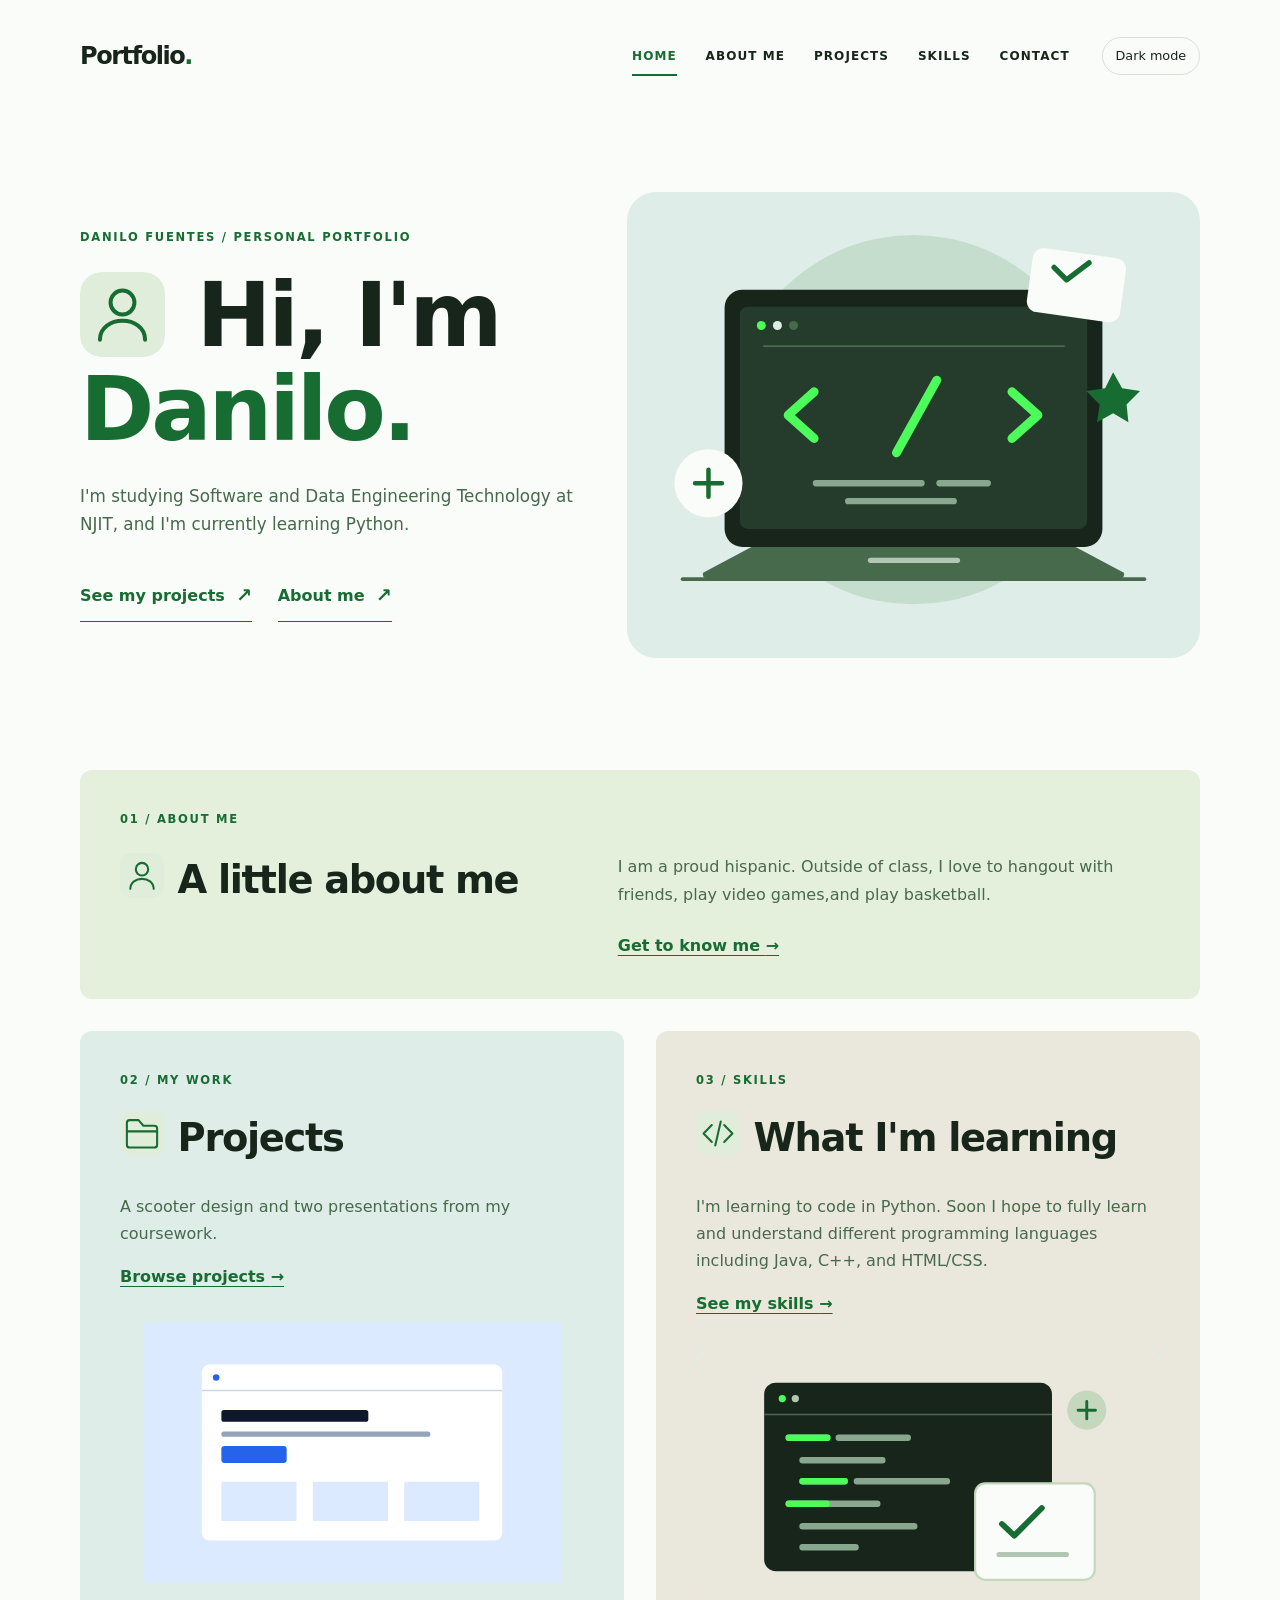
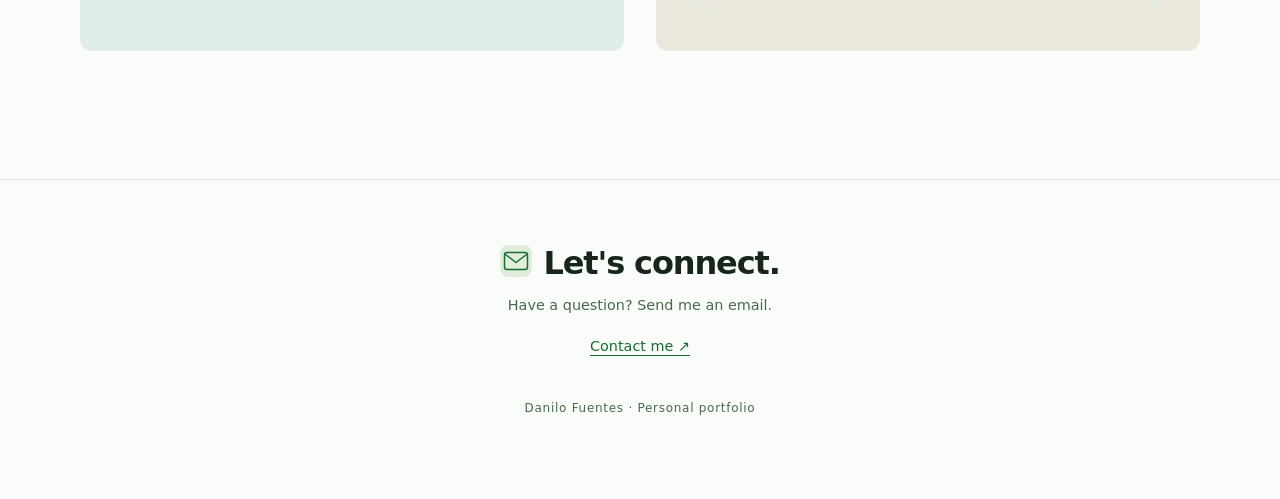
<file: index.html>
﻿<!doctype html>
<html lang="en">
<head>
<meta charset="utf-8">
<meta name="viewport" content="width=device-width, initial-scale=1">
<meta name="description" content="Meet Danilo Fuentes, an NJIT Software and Data Engineering Technology student. Explore my background, projects, and growing skills.">
<title>Danilo Fuentes | Personal Portfolio</title>
<link rel="stylesheet" href="css/styles.css">
<script src="js/main.js" defer></script>
</head>
<body>
<a class="skip" href="#main">Skip to content</a>
<header class="site-header"><div class="container header-inner"><a class="brand" href="index.html">Portfolio<span aria-hidden="true">.</span></a><button class="control menu-toggle" aria-controls="site-nav" aria-expanded="false" type="button">Menu</button><nav id="site-nav" aria-label="Main navigation"><a href="index.html" aria-current="page">Home</a><a href="about.html">About Me</a><a href="projects.html">Projects</a><a href="skills.html">Skills</a><a href="contact.html">Contact</a></nav><button class="control theme-toggle" type="button" aria-pressed="false" hidden>Dark mode</button></div></header>
<main id="main" tabindex="-1">
  <section class="hero home-hero container">
    <div>
      <p class="eyebrow">Danilo Fuentes / Personal portfolio</p>
      <h1><img class="heading-icon" src="images/heading-person.svg" width="64" height="64" alt="" aria-hidden="true">Hi, I'm <span>Danilo.</span></h1>
      <p class="lead">I'm studying Software and Data Engineering Technology at NJIT, and I'm currently learning Python.</p>
      <div class="actions"><a class="button" href="projects.html">See my projects <span aria-hidden="true">↗</span></a><a class="button" href="about.html">About me <span aria-hidden="true">↗</span></a></div>
    </div>
    <img class="hero-illustration" src="images/coding-desk.svg" width="640" height="520" alt="Illustrated laptop with green code brackets and a check mark">
  </section>
  <section class="section home-panels" aria-label="Explore my portfolio">
    <div class="container grid home-grid">
      <article class="card story-card"><div class="card-body">
        <p class="eyebrow">01 / About me</p><h2><img class="heading-icon" src="images/heading-person.svg" width="64" height="64" alt="" aria-hidden="true">A little about me</h2>
        <div class="story-summary"><p>I am a proud hispanic. Outside of class, I love to hangout with friends, play video games,and play basketball. </p>
        <a href="about.html">Get to know me <span aria-hidden="true">→</span></a>
      </div></article>
      <article class="card"><div class="card-body">
        <p class="eyebrow">02 / My work</p><h2><img class="heading-icon" src="images/heading-projects.svg" width="64" height="64" alt="" aria-hidden="true">Projects</h2><p>A scooter design and two presentations from my coursework.</p>
        <a href="projects.html">Browse projects <span aria-hidden="true">→</span></a>
        <img class="feature-illustration" src="images/project-website.svg" width="640" height="400" loading="lazy" alt="Illustrated website layout representing my project collection">
      </div></article>
      <article class="card skills-card"><div class="card-body">
        <p class="eyebrow">03 / Skills</p><h2><img class="heading-icon" src="images/heading-code.svg" width="64" height="64" alt="" aria-hidden="true">What I'm learning</h2><p>I'm learning to code in Python. Soon I hope to fully learn and understand different programming languages including Java, C++, and HTML/CSS.</p>
        <a href="skills.html">See my skills <span aria-hidden="true">→</span></a>
        <img class="feature-illustration" src="images/code-learning.svg" width="640" height="360" loading="lazy" alt="Illustrated code editor with a completed learning exercise">
      </div></article>
    </div>
  </section>
</main>
<footer class="site-footer connect-footer"><div class="container footer-inner"><h2><img class="heading-icon" src="images/heading-contact.svg" width="64" height="64" alt="" aria-hidden="true">Let's connect.</h2><p>Have a question? Send me an email.</p><a href="contact.html">Contact me <span aria-hidden="true">↗</span></a><p class="footer-note">Danilo Fuentes · Personal portfolio</p></div></footer>
</body>
</html>
</file>
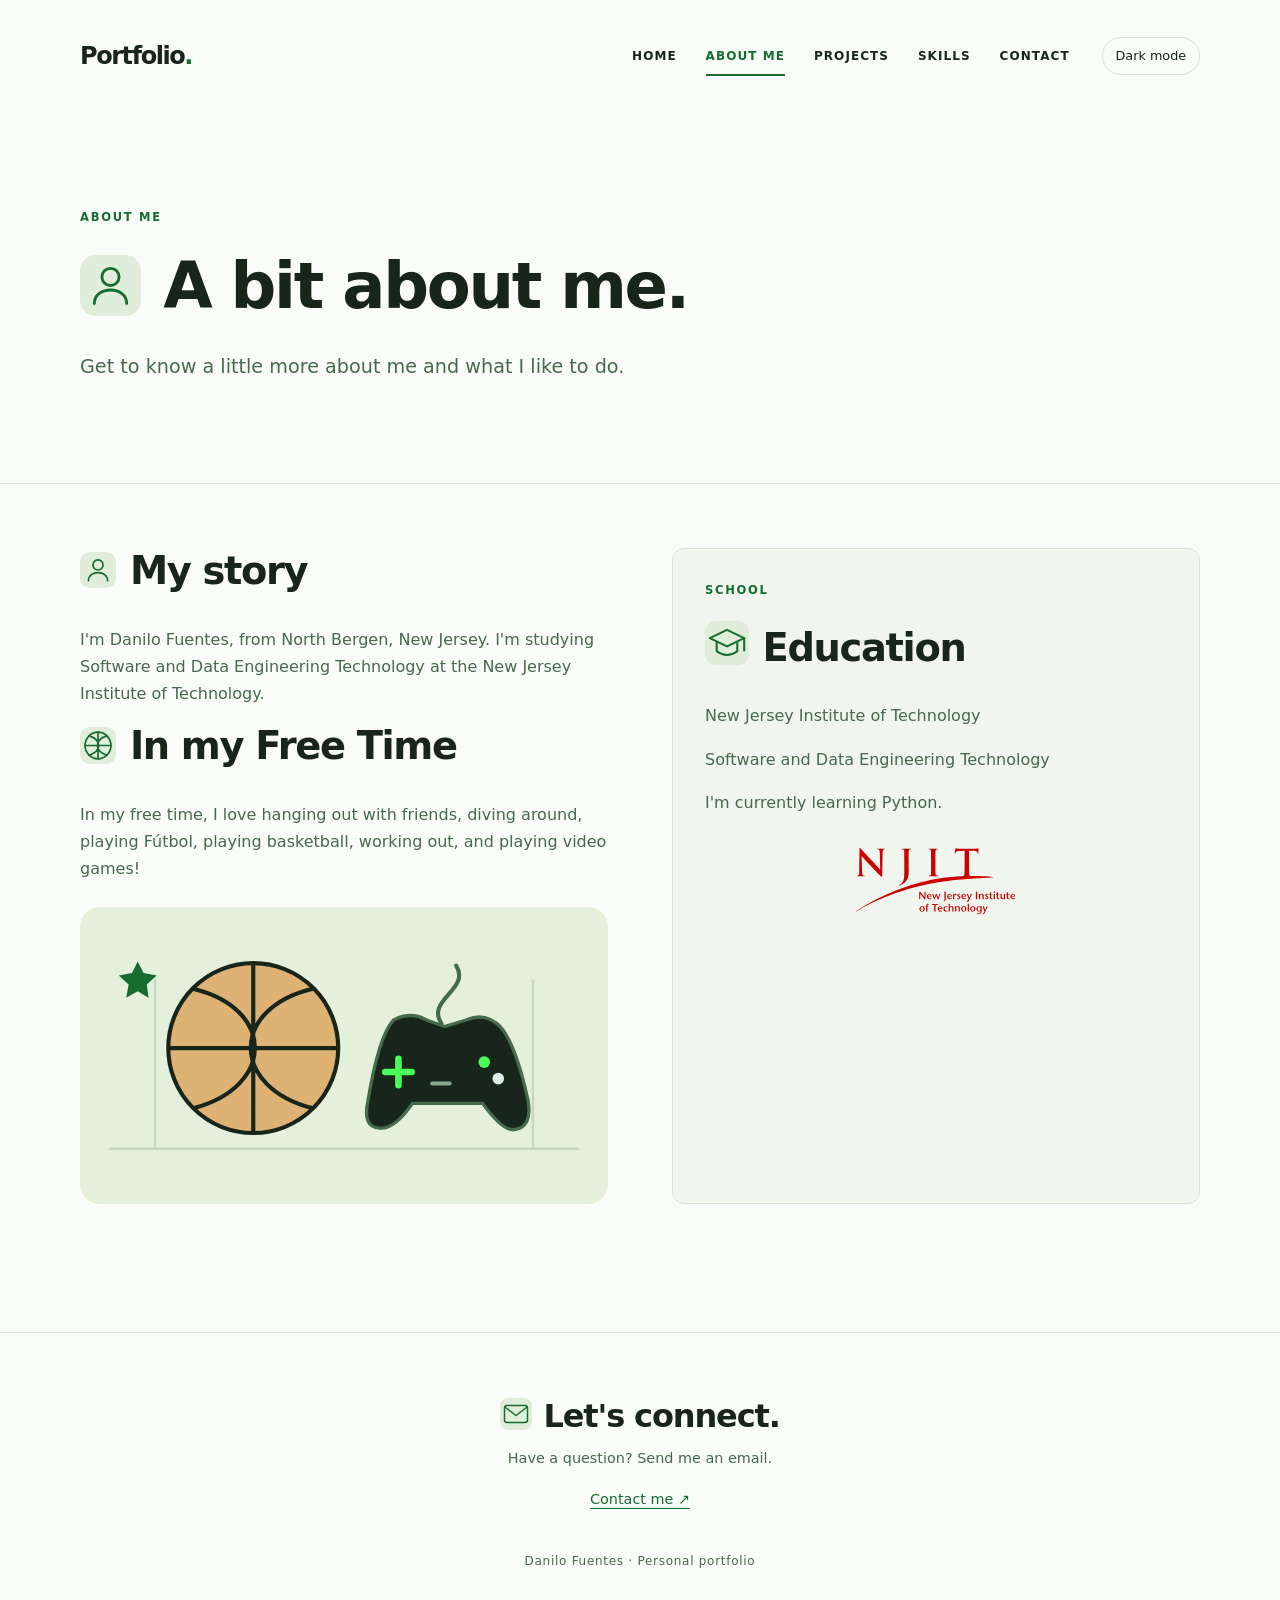
<file: about.html>
﻿<!doctype html>
<html lang="en">
<head>
<meta charset="utf-8">
<meta name="viewport" content="width=device-width, initial-scale=1">
<meta name="description" content="Personal portfolio: background, project collection, technical skills, and contact details.">
<title>About Me | Personal Portfolio</title>
<link rel="stylesheet" href="css/styles.css">
<script src="js/main.js" defer></script>
</head>
<body>
<a class="skip" href="#main">Skip to content</a>
<header class="site-header"><div class="container header-inner"><a class="brand" href="index.html">Portfolio<span aria-hidden="true">.</span></a><button class="control menu-toggle" aria-controls="site-nav" aria-expanded="false" type="button">Menu</button><nav id="site-nav" aria-label="Main navigation"><a href="index.html">Home</a><a href="about.html" aria-current="page">About Me</a><a href="projects.html">Projects</a><a href="skills.html">Skills</a><a href="contact.html">Contact</a></nav><button class="control theme-toggle" type="button" aria-pressed="false" hidden>Dark mode</button></div></header>
<main id="main" tabindex="-1"><section class="hero container"><p class="eyebrow">About me</p><h1><img class="heading-icon" src="images/heading-person.svg" width="64" height="64" alt="" aria-hidden="true">A bit about me.</h1><p class="lead">Get to know a little more about me and what I like to do.</p></section><section class="section"><div class="container two-col"><div><h2><img class="heading-icon" src="images/heading-person.svg" width="64" height="64" alt="" aria-hidden="true">My story</h2><p class="text-muted">I'm Danilo Fuentes, from North Bergen, New Jersey. I'm studying Software and Data Engineering Technology at the New Jersey Institute of Technology.</p><h2><img class="heading-icon" src="images/heading-play.svg" width="64" height="64" alt="" aria-hidden="true">In my Free Time</h2><p class="text-muted">In my free time, I love hanging out with friends, diving around, playing Fútbol, playing basketball, working out, and playing video games! </p><img class="interest-illustration" src="images/offline-interests.svg" width="640" height="360" loading="lazy" alt="A basketball and video game controller, two of my favorite hobbies"></div><div class="card"><div class="card-body"><p class="eyebrow">School</p><h2><img class="heading-icon" src="images/heading-learning.svg" width="64" height="64" alt="" aria-hidden="true">Education</h2><p>New Jersey Institute of Technology</p><p class="text-muted">Software and Data Engineering Technology</p><p class="text-muted">I'm currently learning Python.</p><div class="education-logo"><img src="images/njit-logo.svg" width="187" height="78" alt="New Jersey Institute of Technology (NJIT) logo"></div></div></div></div></section></main>
<footer class="site-footer connect-footer"><div class="container footer-inner"><h2><img class="heading-icon" src="images/heading-contact.svg" width="64" height="64" alt="" aria-hidden="true">Let's connect.</h2><p>Have a question? Send me an email.</p><a href="contact.html">Contact me <span aria-hidden="true">↗</span></a><p class="footer-note">Danilo Fuentes · Personal portfolio</p></div></footer>
</body>
</html>
</file>
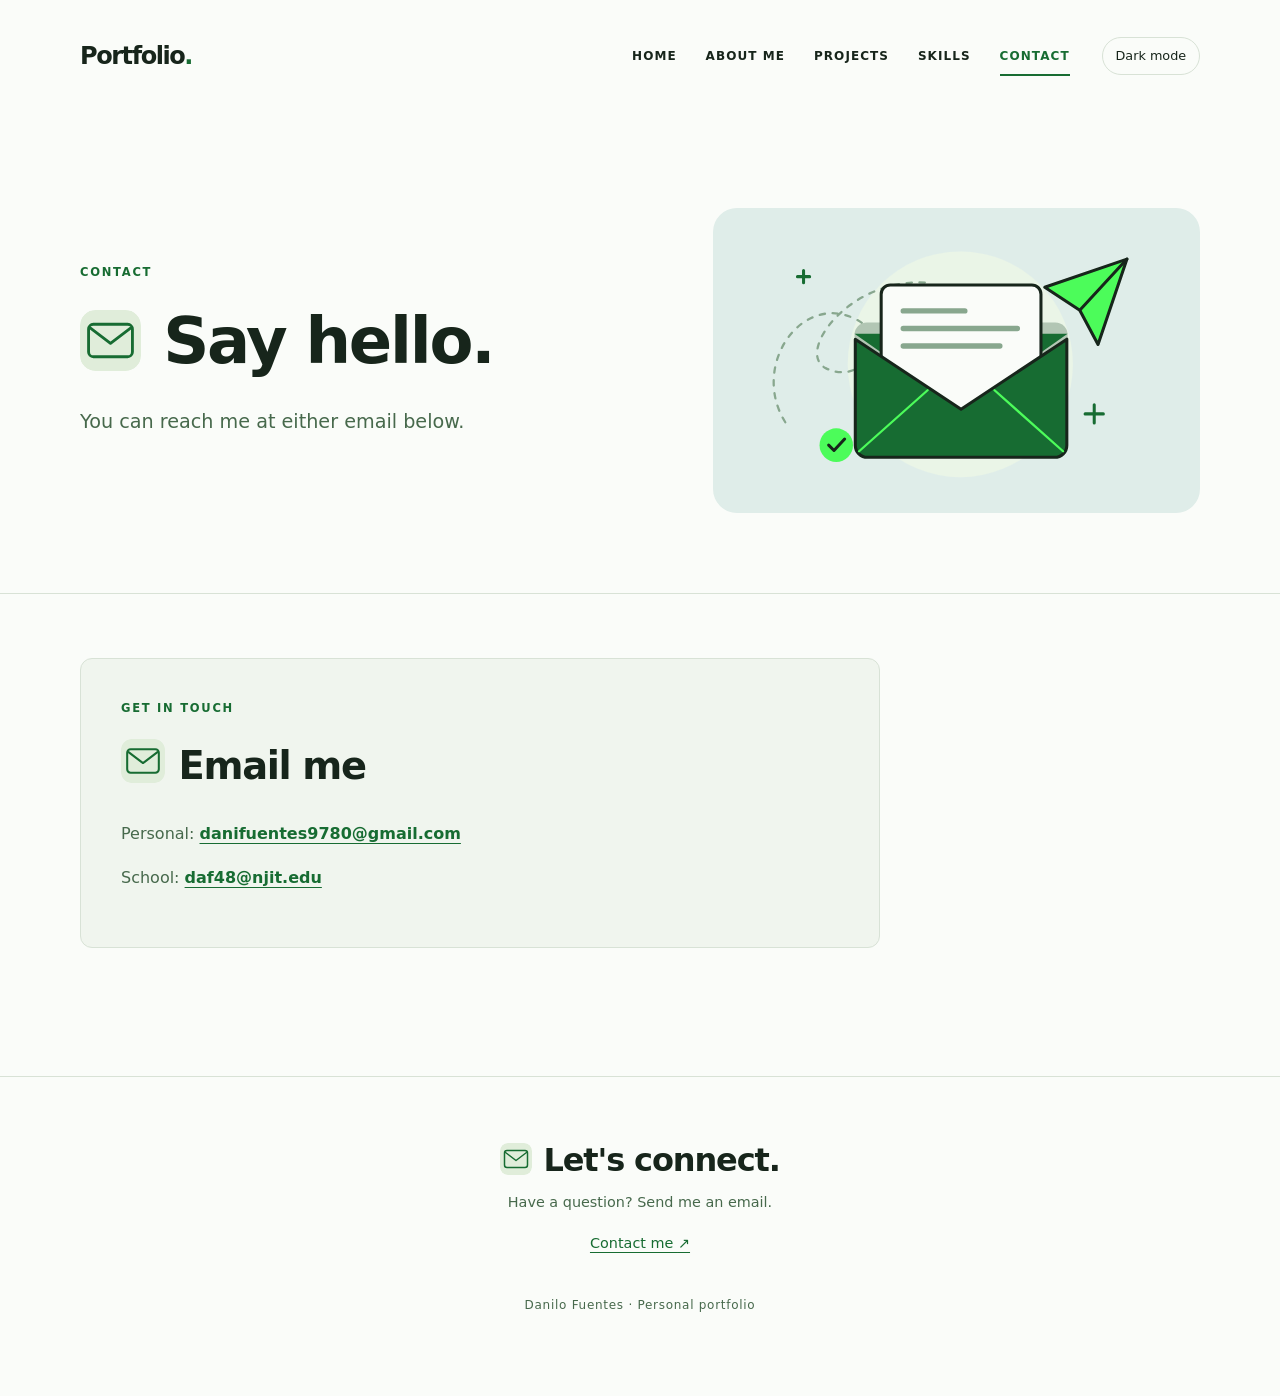
<file: contact.html>
﻿<!doctype html>
<html lang="en">
<head>
<meta charset="utf-8">
<meta name="viewport" content="width=device-width, initial-scale=1">
<meta name="description" content="Personal portfolio: background, project collection, technical skills, and contact details.">
<title>Contact | Personal Portfolio</title>
<link rel="stylesheet" href="css/styles.css">
<script src="js/main.js" defer></script>
</head>
<body>
<a class="skip" href="#main">Skip to content</a>
<header class="site-header"><div class="container header-inner"><a class="brand" href="index.html">Portfolio<span aria-hidden="true">.</span></a><button class="control menu-toggle" aria-controls="site-nav" aria-expanded="false" type="button">Menu</button><nav id="site-nav" aria-label="Main navigation"><a href="index.html">Home</a><a href="about.html">About Me</a><a href="projects.html">Projects</a><a href="skills.html">Skills</a><a href="contact.html" aria-current="page">Contact</a></nav><button class="control theme-toggle" type="button" aria-pressed="false" hidden>Dark mode</button></div></header>
<main id="main" tabindex="-1"><section class="hero container illustrated-hero"><div><p class="eyebrow">Contact</p><h1><img class="heading-icon" src="images/heading-contact.svg" width="64" height="64" alt="" aria-hidden="true">Say hello.</h1><p class="lead">You can reach me at either email below.</p></div><img class="hero-illustration" src="images/contact-mail.svg" width="640" height="400" alt="Illustrated green envelope with a letter and paper airplane"></section><section class="section"><div class="container"><div class="card contact-panel"><p class="eyebrow">Get in touch</p><h2><img class="heading-icon" src="images/heading-contact.svg" width="64" height="64" alt="" aria-hidden="true">Email me</h2><p class="text-muted">Personal: <a href="https://mail.google.com/mail/?view=cm&fs=1&to=danifuentes9780@gmail.com" target="_blank" rel="noopener noreferrer">danifuentes9780@gmail.com</a></p><p class="text-muted">School: <a href="https://mail.google.com/mail/?view=cm&fs=1&to=daf48@njit.edu" target="_blank" rel="noopener noreferrer">daf48@njit.edu</a></p><p class="text-muted"></p></div></div></section></main>
<footer class="site-footer connect-footer"><div class="container footer-inner"><h2><img class="heading-icon" src="images/heading-contact.svg" width="64" height="64" alt="" aria-hidden="true">Let's connect.</h2><p>Have a question? Send me an email.</p><a href="contact.html">Contact me <span aria-hidden="true">↗</span></a><p class="footer-note">Danilo Fuentes · Personal portfolio</p></div></footer>
</body>
</html>
</file>
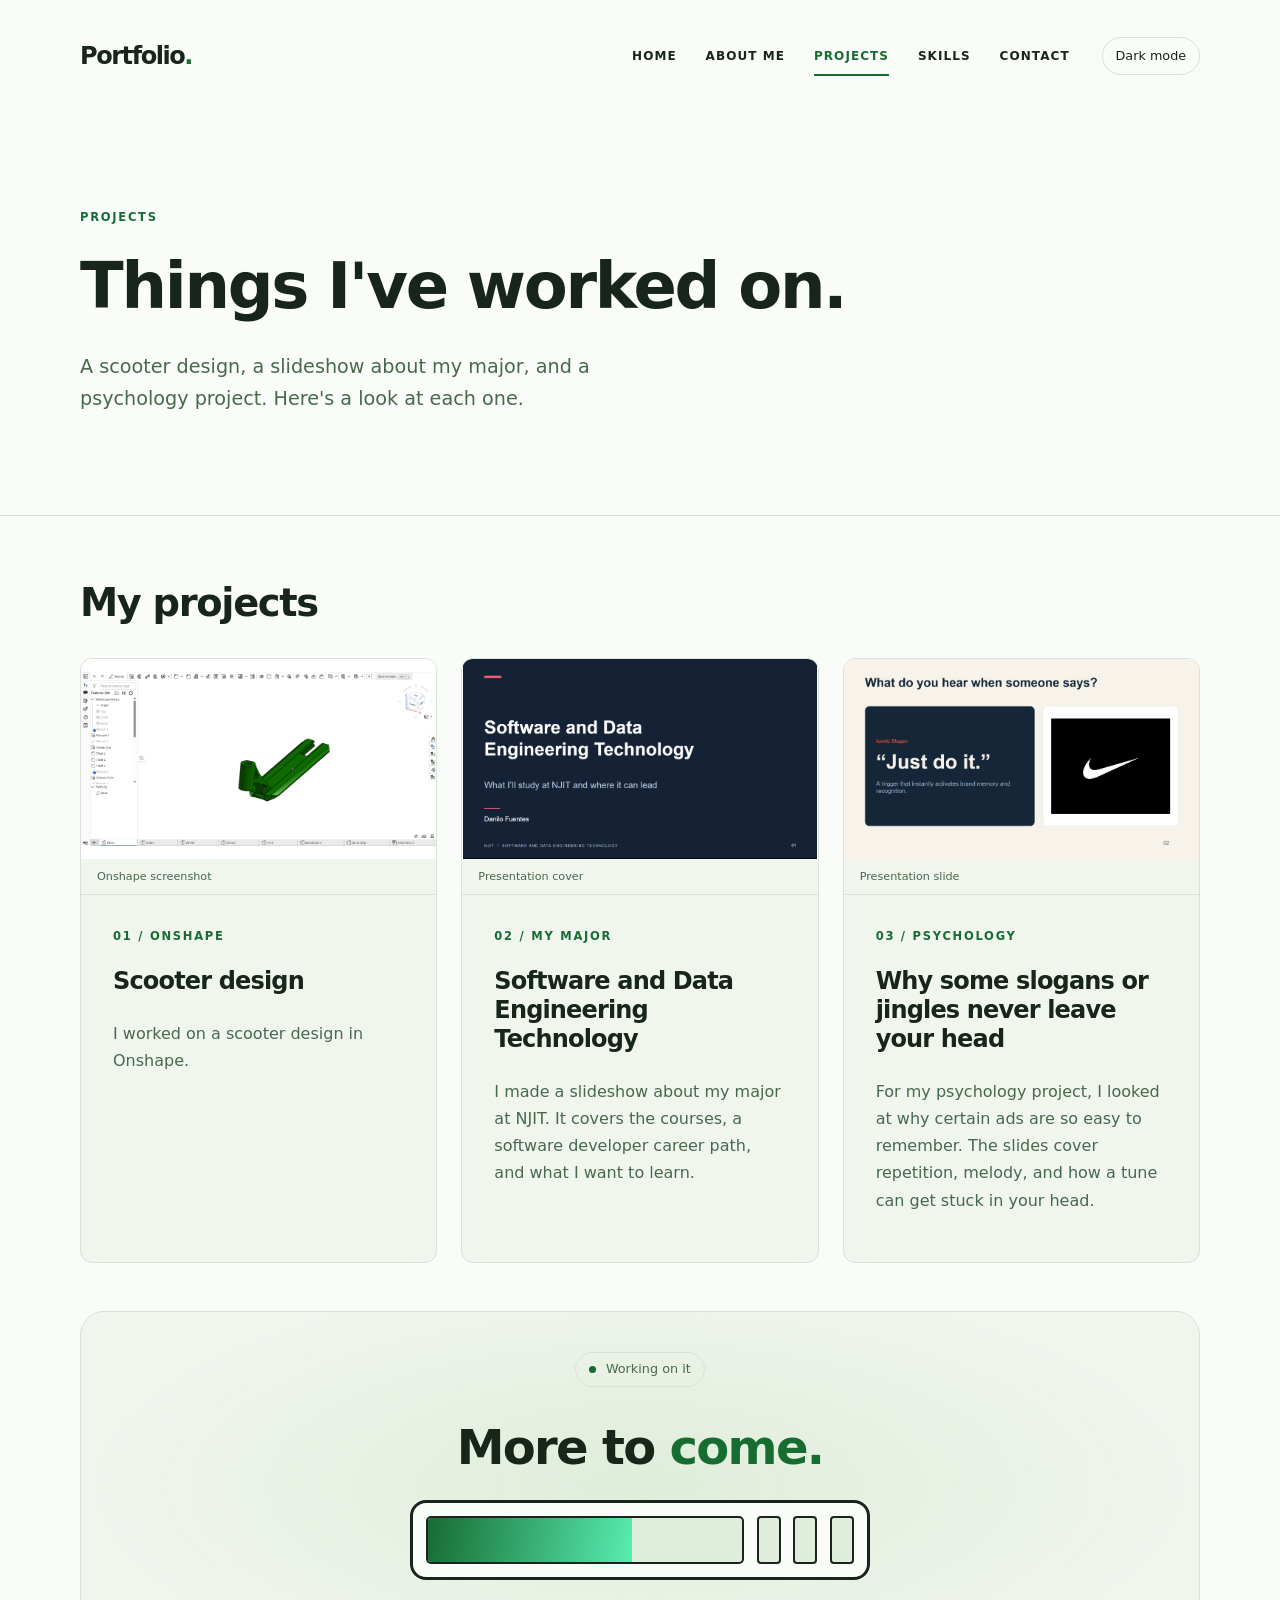
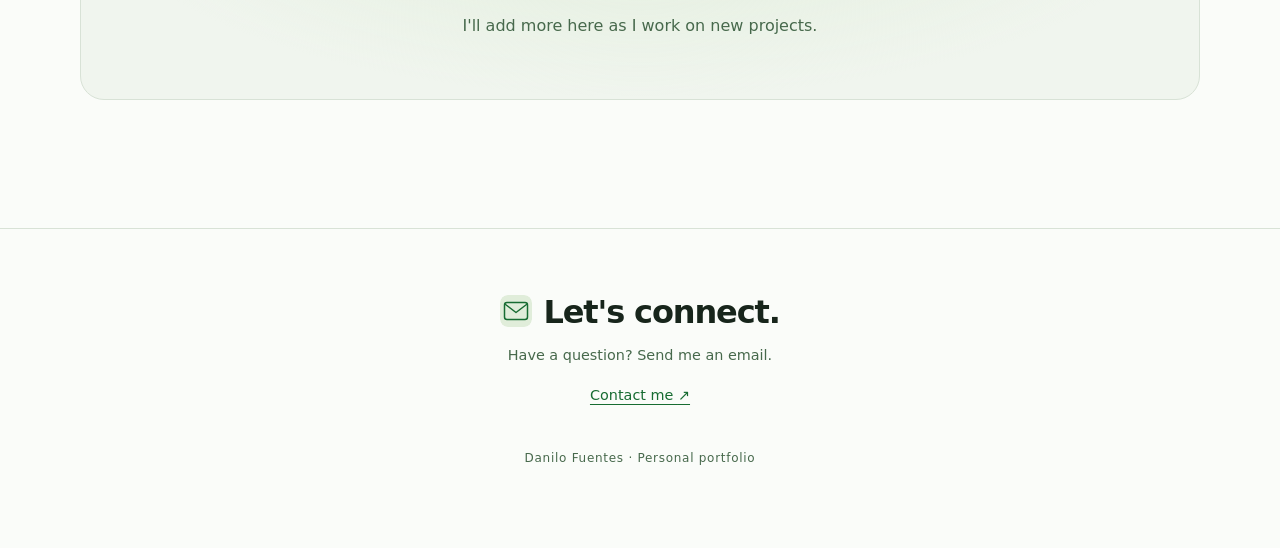
<file: projects.html>
﻿<!doctype html>
<html lang="en">
<head>
<meta charset="utf-8">
<meta name="viewport" content="width=device-width, initial-scale=1">
<meta name="description" content="Projects by Danilo Fuentes: an Onshape scooter design and presentations about my NJIT major and the psychology of slogans and jingles.">
<title>Projects | Personal Portfolio</title>
<link rel="stylesheet" href="css/styles.css">
<script src="js/main.js" defer></script>
</head>
<body>
<a class="skip" href="#main">Skip to content</a>
<header class="site-header"><div class="container header-inner"><a class="brand" href="index.html">Portfolio<span aria-hidden="true">.</span></a><button class="control menu-toggle" aria-controls="site-nav" aria-expanded="false" type="button">Menu</button><nav id="site-nav" aria-label="Main navigation"><a href="index.html">Home</a><a href="about.html">About Me</a><a href="projects.html" aria-current="page">Projects</a><a href="skills.html">Skills</a><a href="contact.html">Contact</a></nav><button class="control theme-toggle" type="button" aria-pressed="false" hidden>Dark mode</button></div></header>
<main id="main" tabindex="-1">
  <section class="hero container">
    <p class="eyebrow">Projects</p>
    <h1>Things I've worked on.</h1>
    <p class="lead">A scooter design, a slideshow about my major, and a psychology project. Here's a look at each one.</p>
  </section>
  <section class="section" aria-labelledby="project-heading">
    <div class="container">
      <h2 id="project-heading">My projects</h2>
      <div class="grid">
        <article class="card project-card">
          <figure><img src="images/project-scooter.png" width="1917" height="938" alt="My green scooter deck model in the Onshape editor"><figcaption>Onshape screenshot</figcaption></figure>
          <div class="card-body"><p class="eyebrow">01 / Onshape</p><h3>Scooter design</h3><p>I worked on a scooter design in Onshape.</p></div>
        </article>
        <article class="card project-card">
          <figure><img src="images/project-major.png" width="1917" height="1081" alt="Cover of my Software and Data Engineering Technology slideshow" loading="lazy"><figcaption>Presentation cover</figcaption></figure>
          <div class="card-body"><p class="eyebrow">02 / My major</p><h3>Software and Data Engineering Technology</h3><p>I made a slideshow about my major at NJIT. It covers the courses, a software developer career path, and what I want to learn.</p></div>
        </article>
        <article class="card project-card">
          <figure><img src="images/project-psychology.png" width="1917" height="1078" alt="Slide from my psychology project showing the Just do it slogan and Nike logo as an example of brand recall" loading="lazy"><figcaption>Presentation slide</figcaption></figure>
          <div class="card-body"><p class="eyebrow">03 / Psychology</p><h3>Why some slogans or jingles never leave your head</h3><p>For my psychology project, I looked at why certain ads are so easy to remember. The slides cover repetition, melody, and how a tune can get stuck in your head.</p></div>
        </article>
      </div>
      <section class="work-in-progress project-next" aria-labelledby="next-project-heading">
        <p class="wip-status"><span aria-hidden="true"></span>Working on it</p>
        <h2 id="next-project-heading">More to <span>come.</span></h2>
        <div class="wip-loader" aria-hidden="true"><div class="wip-track"><span></span></div><div class="wip-blocks"><i></i><i></i><i></i></div></div>
        <p class="lead">I'll add more here as I work on new projects.</p>
      </section>
    </div>
  </section>
</main>
<footer class="site-footer connect-footer"><div class="container footer-inner"><h2><img class="heading-icon" src="images/heading-contact.svg" width="64" height="64" alt="" aria-hidden="true">Let's connect.</h2><p>Have a question? Send me an email.</p><a href="contact.html">Contact me <span aria-hidden="true">↗</span></a><p class="footer-note">Danilo Fuentes · Personal portfolio</p></div></footer>
</body>
</html>
</file>
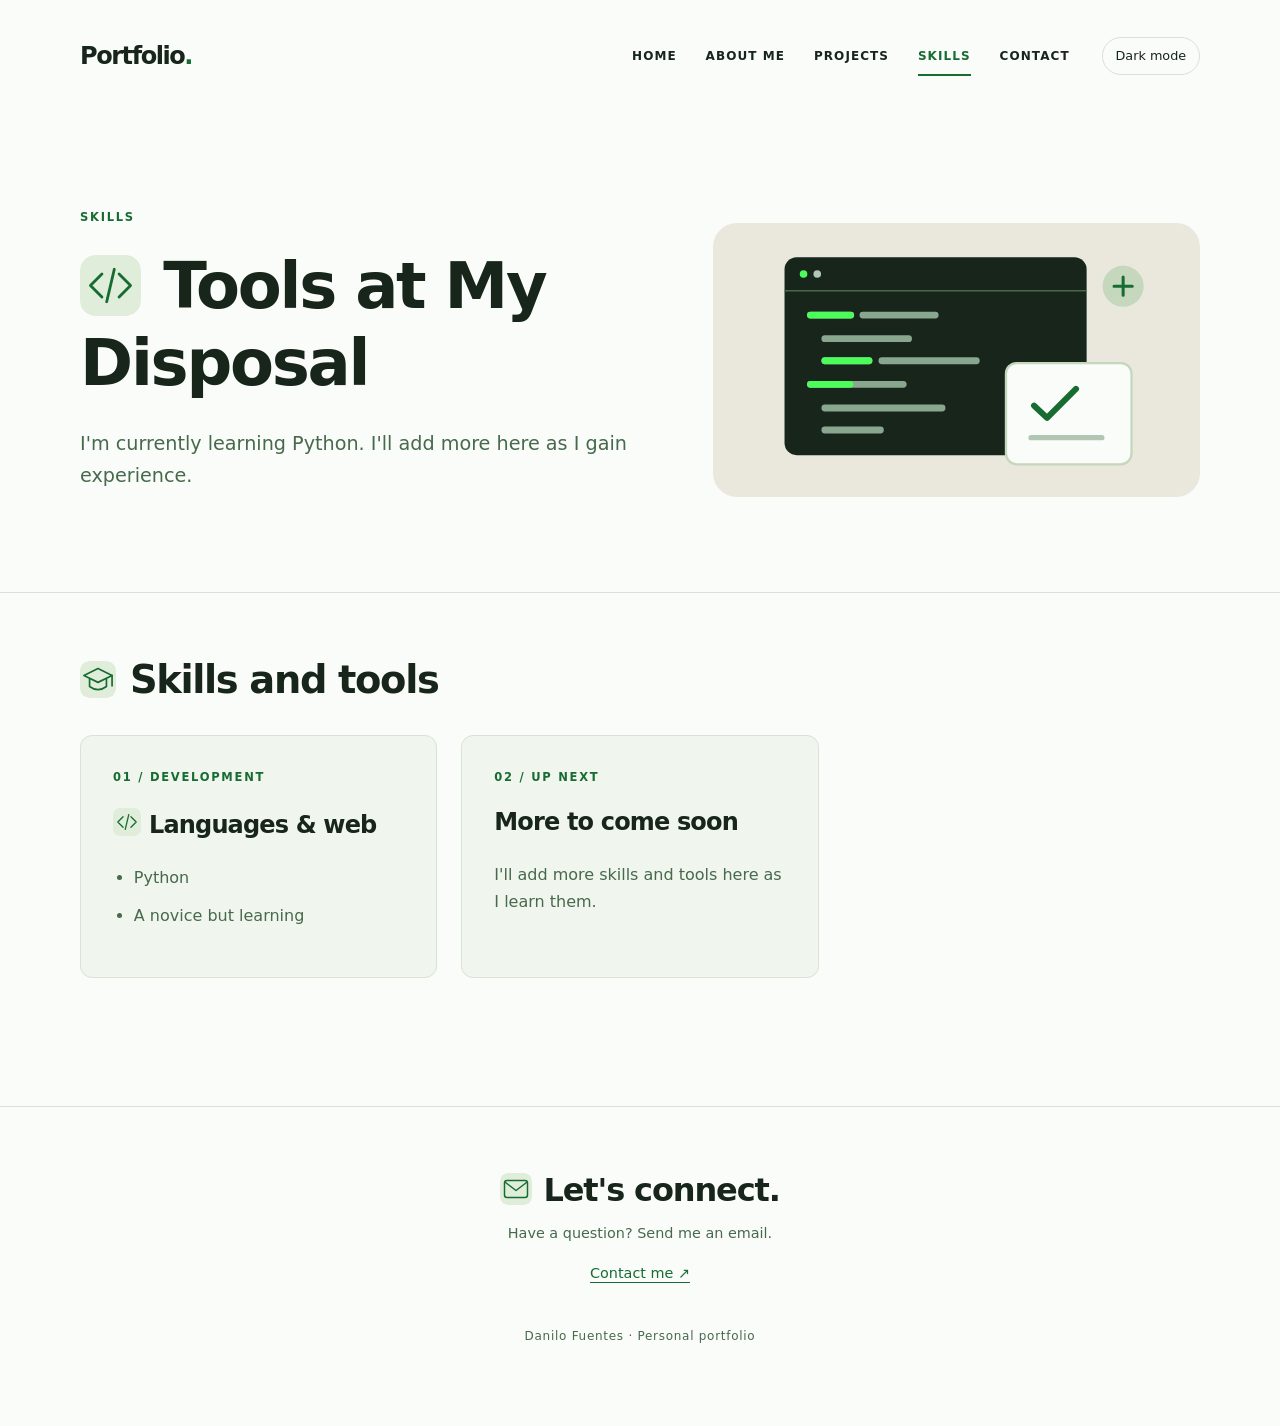
<file: skills.html>
﻿<!doctype html>
<html lang="en">
<head>
<meta charset="utf-8">
<meta name="viewport" content="width=device-width, initial-scale=1">
<meta name="description" content="Personal portfolio: background, project collection, technical skills, and contact details.">
<title>Skills | Personal Portfolio</title>
<link rel="stylesheet" href="css/styles.css">
<script src="js/main.js" defer></script>
</head>
<body>
<a class="skip" href="#main">Skip to content</a>
<header class="site-header"><div class="container header-inner"><a class="brand" href="index.html">Portfolio<span aria-hidden="true">.</span></a><button class="control menu-toggle" aria-controls="site-nav" aria-expanded="false" type="button">Menu</button><nav id="site-nav" aria-label="Main navigation"><a href="index.html">Home</a><a href="about.html">About Me</a><a href="projects.html">Projects</a><a href="skills.html" aria-current="page">Skills</a><a href="contact.html">Contact</a></nav><button class="control theme-toggle" type="button" aria-pressed="false" hidden>Dark mode</button></div></header>
<main id="main" tabindex="-1"><section class="hero container illustrated-hero"><div><p class="eyebrow">Skills</p><h1><img class="heading-icon" src="images/heading-code.svg" width="64" height="64" alt="" aria-hidden="true">Tools at My Disposal</h1><p class="lead">I'm currently learning Python. I'll add more here as I gain experience.</p></div><img class="hero-illustration" src="images/code-learning.svg" width="640" height="360" alt="Illustrated code editor and check mark representing learning through practice"></section><section class="section"><div class="container"><h2><img class="heading-icon" src="images/heading-learning.svg" width="64" height="64" alt="" aria-hidden="true">Skills and tools</h2><div class="grid"><article class="card"><div class="card-body"><p class="eyebrow">01 / Development</p><h3><img class="heading-icon" src="images/heading-code.svg" width="64" height="64" alt="" aria-hidden="true">Languages &amp; web</h3><ul class="detail-list"><li>Python</li><li>A novice but learning</li></ul></div></article><article class="card"><div class="card-body"><p class="eyebrow">02 / Up next</p><h3>More to come soon</h3><p>I'll add more skills and tools here as I learn them.</p></div></article></div></div></section></main>
<footer class="site-footer connect-footer"><div class="container footer-inner"><h2><img class="heading-icon" src="images/heading-contact.svg" width="64" height="64" alt="" aria-hidden="true">Let's connect.</h2><p>Have a question? Send me an email.</p><a href="contact.html">Contact me <span aria-hidden="true">↗</span></a><p class="footer-note">Danilo Fuentes · Personal portfolio</p></div></footer>
</body>
</html>
</file>
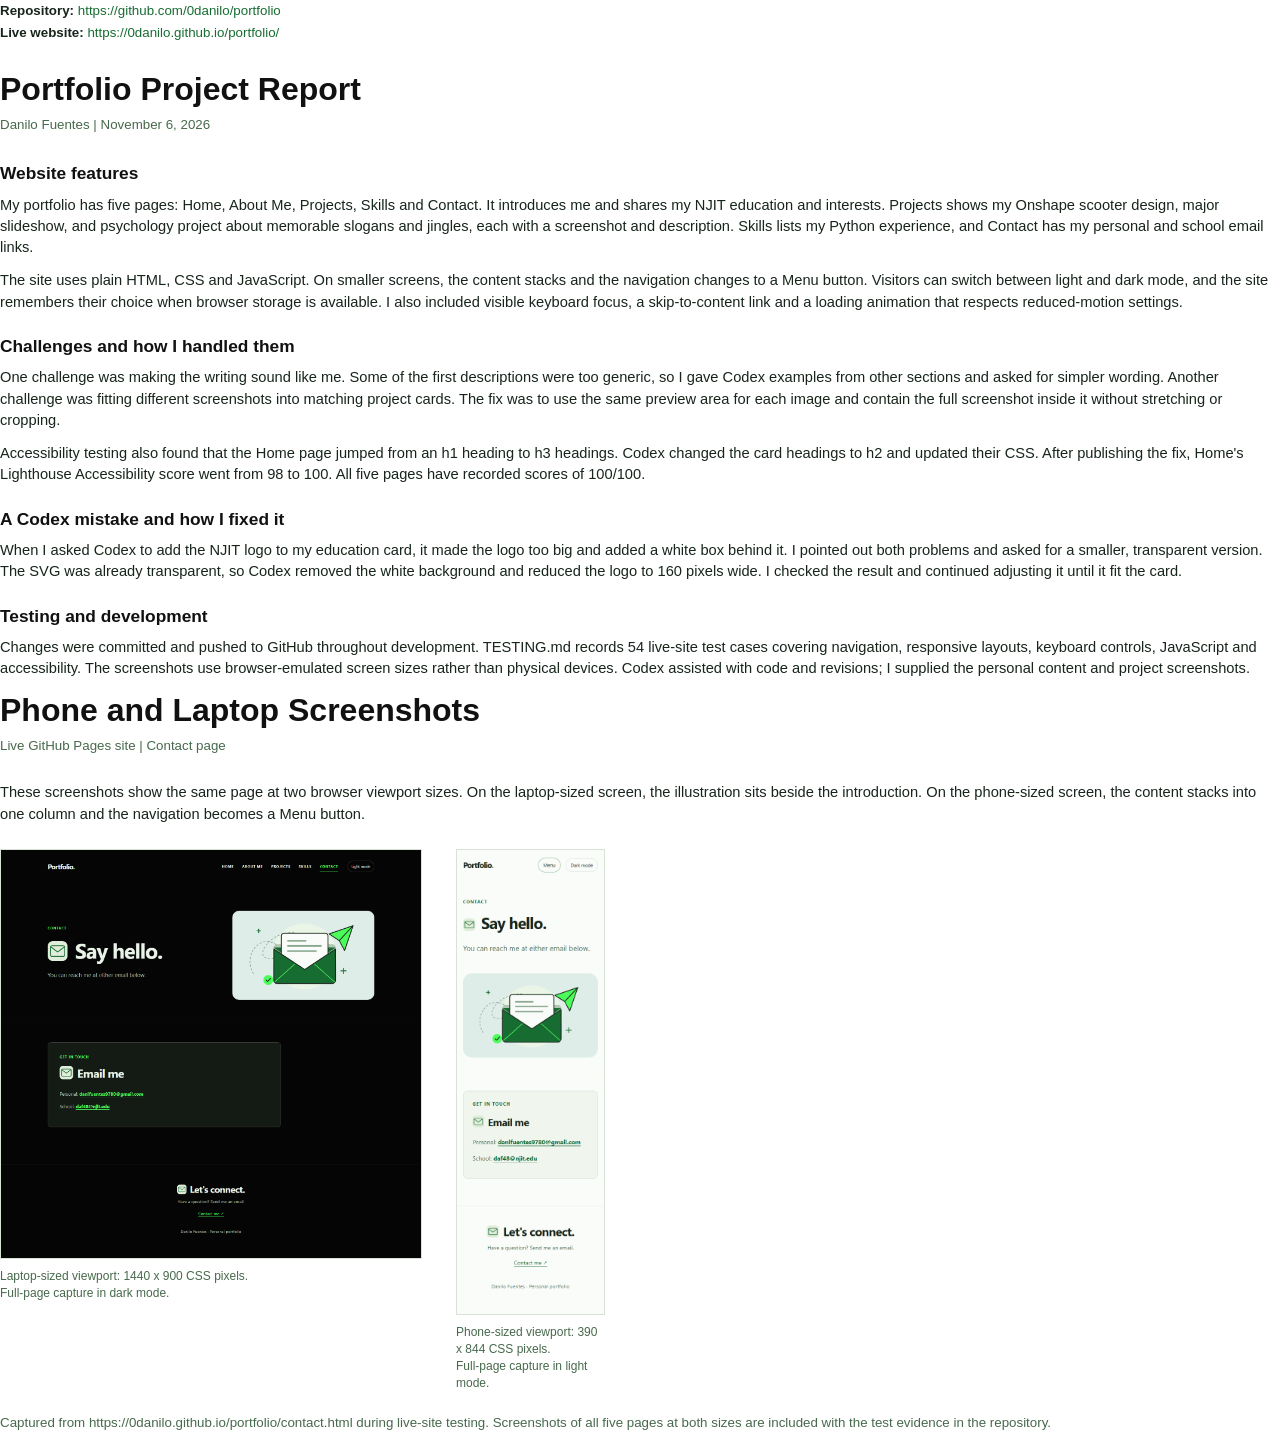
<file: docs/portfolio-report.html>
<!doctype html>
<html lang="en">
<head>
<meta charset="utf-8">
<title>Danilo Fuentes Portfolio Project Report</title>
<style>
@page{size:Letter;margin:.65in}
*{box-sizing:border-box}
body{margin:0;font:11pt/1.45 Arial,sans-serif;color:#17251b}
a{color:#176c32;text-decoration:none}
.links{font-size:10pt;line-height:1.65;margin-bottom:20pt}
h1{font-size:24pt;line-height:1.15;margin:0 0 6pt;color:#111}
.byline{font-size:10pt;color:#47694c;margin:0 0 20pt}
h2{font-size:13pt;margin:16pt 0 6pt;color:#111}
p{margin:0 0 9pt}
.page-two{break-before:page}
.gallery{display:grid;grid-template-columns:4.4in 1.55in;gap:.35in;align-items:start;margin-top:18pt}
figure{margin:0}figure img{display:block;width:100%;height:auto;border:1px solid #d8e2d6}
figcaption{font-size:9pt;color:#47694c;margin-top:7pt;line-height:1.4}
.note{font-size:10pt;color:#47694c;margin-top:16pt}
</style>
</head>
<body>
<div class="links">
<strong>Repository:</strong> <a href="https://github.com/0danilo/portfolio">https://github.com/0danilo/portfolio</a><br>
<strong>Live website:</strong> <a href="https://0danilo.github.io/portfolio/">https://0danilo.github.io/portfolio/</a>
</div>
<h1>Portfolio Project Report</h1>
<p class="byline">Danilo Fuentes | November 6, 2026</p>
<h2>Website features</h2>
<p>My portfolio has five pages: Home, About Me, Projects, Skills and Contact. It introduces me and shares my NJIT education and interests. Projects shows my Onshape scooter design, major slideshow, and psychology project about memorable slogans and jingles, each with a screenshot and description. Skills lists my Python experience, and Contact has my personal and school email links.</p>
<p>The site uses plain HTML, CSS and JavaScript. On smaller screens, the content stacks and the navigation changes to a Menu button. Visitors can switch between light and dark mode, and the site remembers their choice when browser storage is available. I also included visible keyboard focus, a skip-to-content link and a loading animation that respects reduced-motion settings.</p>
<h2>Challenges and how I handled them</h2>
<p>One challenge was making the writing sound like me. Some of the first descriptions were too generic, so I gave Codex examples from other sections and asked for simpler wording. Another challenge was fitting different screenshots into matching project cards. The fix was to use the same preview area for each image and contain the full screenshot inside it without stretching or cropping.</p>
<p>Accessibility testing also found that the Home page jumped from an h1 heading to h3 headings. Codex changed the card headings to h2 and updated their CSS. After publishing the fix, Home's Lighthouse Accessibility score went from 98 to 100. All five pages have recorded scores of 100/100.</p>
<h2>A Codex mistake and how I fixed it</h2>
<p>When I asked Codex to add the NJIT logo to my education card, it made the logo too big and added a white box behind it. I pointed out both problems and asked for a smaller, transparent version. The SVG was already transparent, so Codex removed the white background and reduced the logo to 160 pixels wide. I checked the result and continued adjusting it until it fit the card.</p>
<h2>Testing and development</h2>
<p>Changes were committed and pushed to GitHub throughout development. TESTING.md records 54 live-site test cases covering navigation, responsive layouts, keyboard controls, JavaScript and accessibility. The screenshots use browser-emulated screen sizes rather than physical devices. Codex assisted with code and revisions; I supplied the personal content and project screenshots.</p>
<section class="page-two">
<h1>Phone and Laptop Screenshots</h1>
<p class="byline">Live GitHub Pages site | Contact page</p>
<p>These screenshots show the same page at two browser viewport sizes. On the laptop-sized screen, the illustration sits beside the introduction. On the phone-sized screen, the content stacks into one column and the navigation becomes a Menu button.</p>
<div class="gallery">
<figure><img src="../tests/evidence/screenshots/contact-laptop.png" alt="Full Contact page at laptop-sized width"><figcaption>Laptop-sized viewport: 1440 x 900 CSS pixels.<br>Full-page capture in dark mode.</figcaption></figure>
<figure><img src="../tests/evidence/screenshots/contact-phone.png" alt="Full Contact page at phone-sized width"><figcaption>Phone-sized viewport: 390 x 844 CSS pixels.<br>Full-page capture in light mode.</figcaption></figure>
</div>
<p class="note">Captured from https://0danilo.github.io/portfolio/contact.html during live-site testing. Screenshots of all five pages at both sizes are included with the test evidence in the repository.</p>
</section>
</body>
</html>
</file>
<file: css/styles.css>
﻿@charset "UTF-8";

/* Shared palette and type. Secondary text stays readable in both themes. */
:root{color-scheme:light;--bg:#fafcf9;--surface:#f0f5ee;--text:#17251b;--muted:#47694c;--accent:#176c32;--line:#d8e2d6;--soft:#e0edda;--panel-a:#e4efdc;--panel-b:#dfede9;--panel-c:#eae8dc;--on-accent:#fff}
:root[data-theme="dark"]{color-scheme:dark;--bg:#050505;--surface:#141b15;--text:#e9f3e8;--muted:#b2c6b4;--accent:#4cfc5a;--line:#414241;--soft:#1d3021;--panel-a:#1b3020;--panel-b:#172e29;--panel-c:#2c2e1c;--on-accent:#050505}
*{box-sizing:border-box}
body{margin:0;background:var(--bg);color:var(--text);font-family:system-ui,-apple-system,BlinkMacSystemFont,"Segoe UI",sans-serif;line-height:1.7}
a{color:var(--accent);text-underline-offset:.25em;overflow-wrap:anywhere}
button{font:inherit;cursor:pointer}a,button{touch-action:manipulation}
a:focus-visible,button:focus-visible{outline:3px solid var(--accent);outline-offset:6px}
::selection{background:var(--accent);color:var(--on-accent)}
h1,h2,h3,p{margin-top:0}h1,h2,h3{line-height:1.2;letter-spacing:-.035em}
h1{font-size:clamp(2.6rem,5vw,4.5rem);font-weight:650;max-width:900px;margin-bottom:1.6rem}
h2{font-size:clamp(1.7rem,3vw,2.5rem);font-weight:650}h3{font-size:1.5rem;font-weight:650}
p{max-width:65ch}.container{width:min(1120px,calc(100% - 4rem));margin-inline:auto}
.skip{position:absolute;top:-100px;left:1rem;background:var(--bg);padding:1rem;z-index:20}.skip:focus{top:1rem}
.site-header{background:var(--bg)}.header-inner{display:flex;align-items:center;gap:2rem;min-height:112px;flex-wrap:wrap}
.brand{margin-right:auto;font-weight:750;font-size:1.5rem;letter-spacing:-.06em;text-decoration:none;color:var(--text)}.brand span{color:var(--accent)}
nav{display:flex;gap:1.8rem}nav a{text-decoration:none;color:var(--text);font-size:.75rem;text-transform:uppercase;letter-spacing:.09em;font-weight:650;padding:.5rem 0}
nav a:hover,nav a[aria-current]{color:var(--accent)}nav a[aria-current]{box-shadow:0 2px var(--accent)}
.control{border:1px solid var(--line);border-radius:999px;padding:.45rem .8rem;color:var(--text);background:transparent;font-size:.8rem}.control:hover{border-color:var(--accent)}.menu-toggle{display:none}
.hero{padding:6rem 0 5rem}.eyebrow{text-transform:uppercase;letter-spacing:.15em;font-size:.72rem;font-weight:700;color:var(--accent);margin-bottom:1.3rem}
.lead{font-size:1.2rem;color:var(--muted);max-width:620px}.actions{display:flex;flex-wrap:wrap;gap:1.6rem;margin-top:2rem}
.button{display:inline-flex;align-items:center;gap:.7rem;padding:.55rem 0;border-bottom:1px solid var(--accent);color:var(--accent);font-weight:650;text-decoration:none}.button span{font-size:1.2rem}
.section{padding:4rem 0;border-top:1px solid var(--line)}.section-heading{display:flex;justify-content:space-between;align-items:baseline;gap:1rem;margin-bottom:2rem}.section-heading h2{margin:0}
.grid{display:grid;grid-template-columns:repeat(3,minmax(0,1fr));gap:1.5rem}.grid>*{min-width:0}
.card{background:var(--surface);border:1px solid var(--line);border-radius:12px;overflow:hidden}.card-body{padding:2rem}.card p{color:var(--muted)}.card .eyebrow{color:var(--accent)}.card img{display:block;width:100%;aspect-ratio:16/10;object-fit:cover}.card a{font-weight:650}
.tag{display:inline-block;font-size:.75rem;background:var(--soft);color:var(--muted);padding:.25rem .65rem;border-radius:4px;margin-bottom:1rem}
.note{border-left:3px solid var(--accent);background:var(--soft);padding:1rem 1.25rem;color:var(--muted);font-size:.95rem}
.two-col{display:grid;grid-template-columns:1fr 1fr;gap:4rem}.two-col>*{min-width:0}.detail-list{padding-left:1.3rem;color:var(--muted)}.detail-list li{margin-bottom:.7rem}.contact-panel{padding:2.5rem;max-width:800px}.text-muted{color:var(--muted)}
.site-footer{border-top:1px solid var(--line);margin-top:4rem;padding:4rem 0;color:var(--muted);font-size:.9rem}.footer-inner{display:flex;align-items:center;justify-content:space-between;flex-wrap:wrap;gap:1.5rem}.footer-inner p{margin:0}

/* Home: a personal introduction followed by large editorial panels. */
.home-hero{display:grid;grid-template-columns:minmax(0,1.6fr) minmax(240px,1fr);gap:5rem;align-items:center;padding-block:5rem 7rem}
.home-hero h1{font-size:clamp(2.5rem,4.4vw,3.7rem);line-height:1.25}.home-hero h1 span{color:var(--accent)}.home-hero .lead{font-size:1.05rem}
.monogram{position:relative;isolation:isolate;aspect-ratio:4/5;display:grid;place-content:center;text-align:center;background:var(--surface);border:1px solid var(--line);border-radius:6px;margin:0 0 0 1rem}
.monogram::before{content:"";position:absolute;inset:-16px 16px 16px -16px;background:var(--accent);border-radius:6px;z-index:-2}.monogram::after{content:"";position:absolute;inset:0;background:var(--surface);border-radius:5px;z-index:-1}
.monogram-initials{font-size:clamp(5rem,10vw,9rem);font-weight:750;letter-spacing:-.1em;line-height:1;color:var(--accent);padding-right:.1em}.monogram-caption{font-size:.65rem;letter-spacing:.23em;text-transform:uppercase;margin-top:1.5rem;color:var(--muted)}
.home-panels{padding-top:0;border:0}.home-grid{grid-template-columns:repeat(2,minmax(0,1fr));gap:2rem}
.home-grid .card{border:0;border-radius:12px;background:var(--panel-b)}.home-grid .card-body{padding:2.5rem}.home-grid h2{font-size:clamp(1.8rem,3vw,2.4rem)}
.home-grid .story-card{grid-column:1/-1;background:var(--panel-a)}.story-card .card-body{display:grid;grid-template-columns:1fr 1.25fr;column-gap:4rem}.story-card .eyebrow{grid-column:1/-1}.story-card h2{grid-row:2/4}.story-card p{margin-bottom:1.5rem}.story-card a{justify-self:start}
.home-grid .skills-card{background:var(--panel-c)}.panel-art{min-height:170px;margin-top:2.5rem;padding:1.5rem;background:var(--bg);border:1px solid var(--line);border-radius:8px 8px 0 0;margin-bottom:-2.5rem;color:var(--muted);font-size:.8rem}
.panel-art-label{font-size:.65rem;text-transform:uppercase;letter-spacing:.14em;display:block;margin-bottom:1rem}.project-preview{display:grid;grid-template-columns:repeat(3,1fr);gap:.6rem}.project-preview i{height:70px;background:var(--soft);border-radius:4px;border-top:4px solid var(--accent)}
.code-preview{font-family:ui-monospace,Consolas,monospace;line-height:1.9}.code-preview strong{color:var(--accent);font-weight:500}
.connect-footer{text-align:center}.connect-footer .footer-inner{display:block}.connect-footer h2{color:var(--text);font-size:2rem;margin-bottom:.7rem}.connect-footer p{margin:0 auto 1rem}.connect-footer .footer-note{font-size:.75rem;margin-top:2.5rem;letter-spacing:.06em}
@media(max-width:900px){.header-inner{gap:1rem}nav{gap:1rem}.home-hero{gap:2.5rem}.grid:not(.home-grid){grid-template-columns:repeat(2,minmax(0,1fr))}.two-col{gap:2rem}.story-card .card-body{column-gap:2rem}}
@media(max-width:640px){.container{width:calc(100% - 2rem)}.header-inner{padding:1rem 0;min-height:80px;gap:.8rem}.brand{font-size:1.3rem}.js .menu-toggle{display:block}.js nav{display:none}.js nav.is-open{display:flex}nav{width:100%;flex-direction:column;gap:.4rem;order:4;padding:.5rem 0}nav a{padding:.6rem .2rem}.theme-toggle{font-size:.75rem}.hero{padding:3rem 0}.home-hero{grid-template-columns:1fr;padding-bottom:4rem;gap:3.5rem}.home-hero h1{font-size:2.5rem}.monogram{width:min(75%,280px);justify-self:center;aspect-ratio:5/4}.monogram-initials{font-size:6rem}.monogram-caption{margin-top:1rem}.grid,.grid:not(.home-grid),.two-col{grid-template-columns:1fr}.home-grid{gap:1.5rem}.home-grid .card-body,.card-body,.contact-panel{padding:1.5rem}.story-card .card-body{display:block}.panel-art{margin-bottom:-1.5rem}.section{padding:2.5rem 0}.home-panels{padding-top:0}.section-heading{display:block}.section-heading h2{margin-bottom:1rem}.site-footer{margin-top:2rem;padding:3rem 0}}
@media(prefers-reduced-motion:no-preference){html{scroll-behavior:smooth}a,button{transition:color .2s,border-color .2s}.button span{transition:transform .2s}.button:hover span{transform:translate(3px,-3px)}.home-grid .card{transition:transform .25s}.home-grid .card:hover{transform:translateY(-4px)}}

/* Scalable illustrations add breathing room without extra scripts. */
.hero-illustration{display:block;width:100%;height:auto;border-radius:24px}
.home-hero{grid-template-columns:minmax(0,1fr) minmax(0,1.15fr);gap:3rem}
.home-hero h1{font-size:clamp(3.5rem,7vw,6rem);line-height:1.05}
.illustrated-hero{display:grid;grid-template-columns:minmax(0,1.2fr) minmax(0,1fr);align-items:center;gap:3rem}
.interest-illustration{display:block;width:100%;height:auto;border-radius:16px;margin-top:1.5rem}
.home-grid .feature-illustration{width:100%;height:auto;aspect-ratio:16/9;object-fit:contain;margin-top:2rem;border-radius:12px;background:#dfede9}
.interest-tags{display:flex;flex-wrap:wrap;gap:.6rem;list-style:none;padding:0;margin:0 0 1.5rem}
.interest-tags li{font-size:.8rem;padding:.3rem .8rem;border:1px solid var(--accent);border-radius:999px;color:var(--accent)}
.story-summary{min-width:0}
@media(max-width:640px){.home-hero,.illustrated-hero{grid-template-columns:1fr;gap:2rem}.home-hero h1{font-size:3.5rem}.hero-illustration{max-width:440px;justify-self:center}.home-grid .feature-illustration{margin-top:1.5rem}}

/* Decorative heading marks scale with the surrounding type. */
.heading-icon{display:inline-block;width:.95em;height:.95em;vertical-align:-.12em;margin-right:.35em;border-radius:.24em}
.card h3 .heading-icon,.card h2 .heading-icon{display:inline-block;width:1.15em;height:1.15em;aspect-ratio:1;object-fit:contain}
.connect-footer h2 .heading-icon{width:1em;height:1em}
@media(max-width:640px){h1 .heading-icon{width:.8em;height:.8em}}

/* Keep the transparent NJIT logo compact within the education card. */
.education-logo{display:flex;align-items:center;justify-content:center;margin-top:2rem}
.education-logo img{display:block;width:160px;max-width:100%;height:auto;aspect-ratio:187/78;object-fit:contain}

/* Projects: a decorative loading graphic, not a live completion indicator. */
.projects-intro{padding-block:4rem 2rem}
.work-in-progress{position:relative;overflow:hidden;text-align:center;padding:clamp(2rem,6vw,5rem) clamp(1.25rem,4vw,3rem);border:1px solid var(--line);border-radius:24px;background:radial-gradient(ellipse at 50% 45%,var(--soft),transparent 70%),var(--surface)}
.wip-status{display:inline-flex;align-items:center;gap:.6rem;padding:.35rem .85rem;border:1px solid var(--line);border-radius:999px;font-size:.8rem;color:var(--muted);margin-bottom:2rem}
.wip-status span{width:7px;height:7px;border-radius:50%;background:var(--accent)}
.work-in-progress h1{margin:0 auto 2.25rem;font-size:clamp(3rem,8vw,6.5rem);letter-spacing:-.06em;line-height:1.02}
.work-in-progress h1 span{color:var(--accent)}
.wip-loader{display:flex;gap:clamp(.4rem,2vw,.8rem);width:min(100%,460px);padding:clamp(.5rem,2vw,.8rem);margin:0 auto 2rem;border:3px solid var(--text);border-radius:16px;background:var(--bg)}
.wip-track{position:relative;flex:1;min-width:0;height:clamp(2rem,5vw,3rem);overflow:hidden;border:2px solid var(--text);border-radius:5px;background:var(--soft)}
.wip-track span{position:absolute;inset:0;width:65%;transform-origin:left;background:linear-gradient(100deg,var(--accent),#58edb1)}
.wip-blocks{display:flex;gap:clamp(.4rem,2vw,.8rem)}
.wip-blocks i{display:block;width:clamp(.75rem,3vw,1.5rem);border:2px solid var(--text);border-radius:4px;background:var(--soft)}
.work-in-progress .lead{margin:0 auto 1.25rem;max-width:38ch;font-size:1rem}
.wip-corner{position:absolute;right:1.5rem;bottom:1rem;color:var(--muted);font-family:ui-monospace,Consolas,monospace;font-size:1.1rem;opacity:.5}
@media(prefers-reduced-motion:no-preference){
  .wip-track span{animation:wip-fill 4.5s ease-in-out infinite}
  .wip-blocks i{animation:wip-block 4.5s ease-in-out infinite}
  .wip-blocks i:nth-child(2){animation-delay:.3s}
  .wip-blocks i:nth-child(3){animation-delay:.6s}
  @keyframes wip-fill{0%,100%{transform:scaleX(.3)}50%{transform:scaleX(1.45)}}
  @keyframes wip-block{0%,25%,100%{background:var(--soft)}50%,65%{background:var(--accent)}}
}
@media(max-width:640px){.projects-intro{padding-top:2.5rem}.work-in-progress{border-radius:16px}.wip-corner{right:1rem;bottom:.75rem;font-size:.85rem}}
/* Project cards keep full slide previews visible and links aligned. */
.project-card{display:flex;flex-direction:column}
.project-card figure{margin:0}
.project-card figure img{width:100%;height:auto;aspect-ratio:16/9;object-fit:contain;background:#fff}
.project-card figcaption{padding:.5rem 1rem;font-size:.7rem;color:var(--muted);border-bottom:1px solid var(--line)}
.project-card .card-body{display:flex;flex-direction:column;flex:1}
.project-card .card-body>a{margin-top:auto;align-self:flex-start}
.project-access-note{margin-top:1.5rem;color:var(--muted);font-size:.85rem}
.project-next{margin-top:3rem;padding:2.5rem 1.25rem}
.project-next h2{font-size:clamp(2rem,5vw,3rem);margin-bottom:1.5rem}
.project-next h2 span{color:var(--accent)}
</file>
